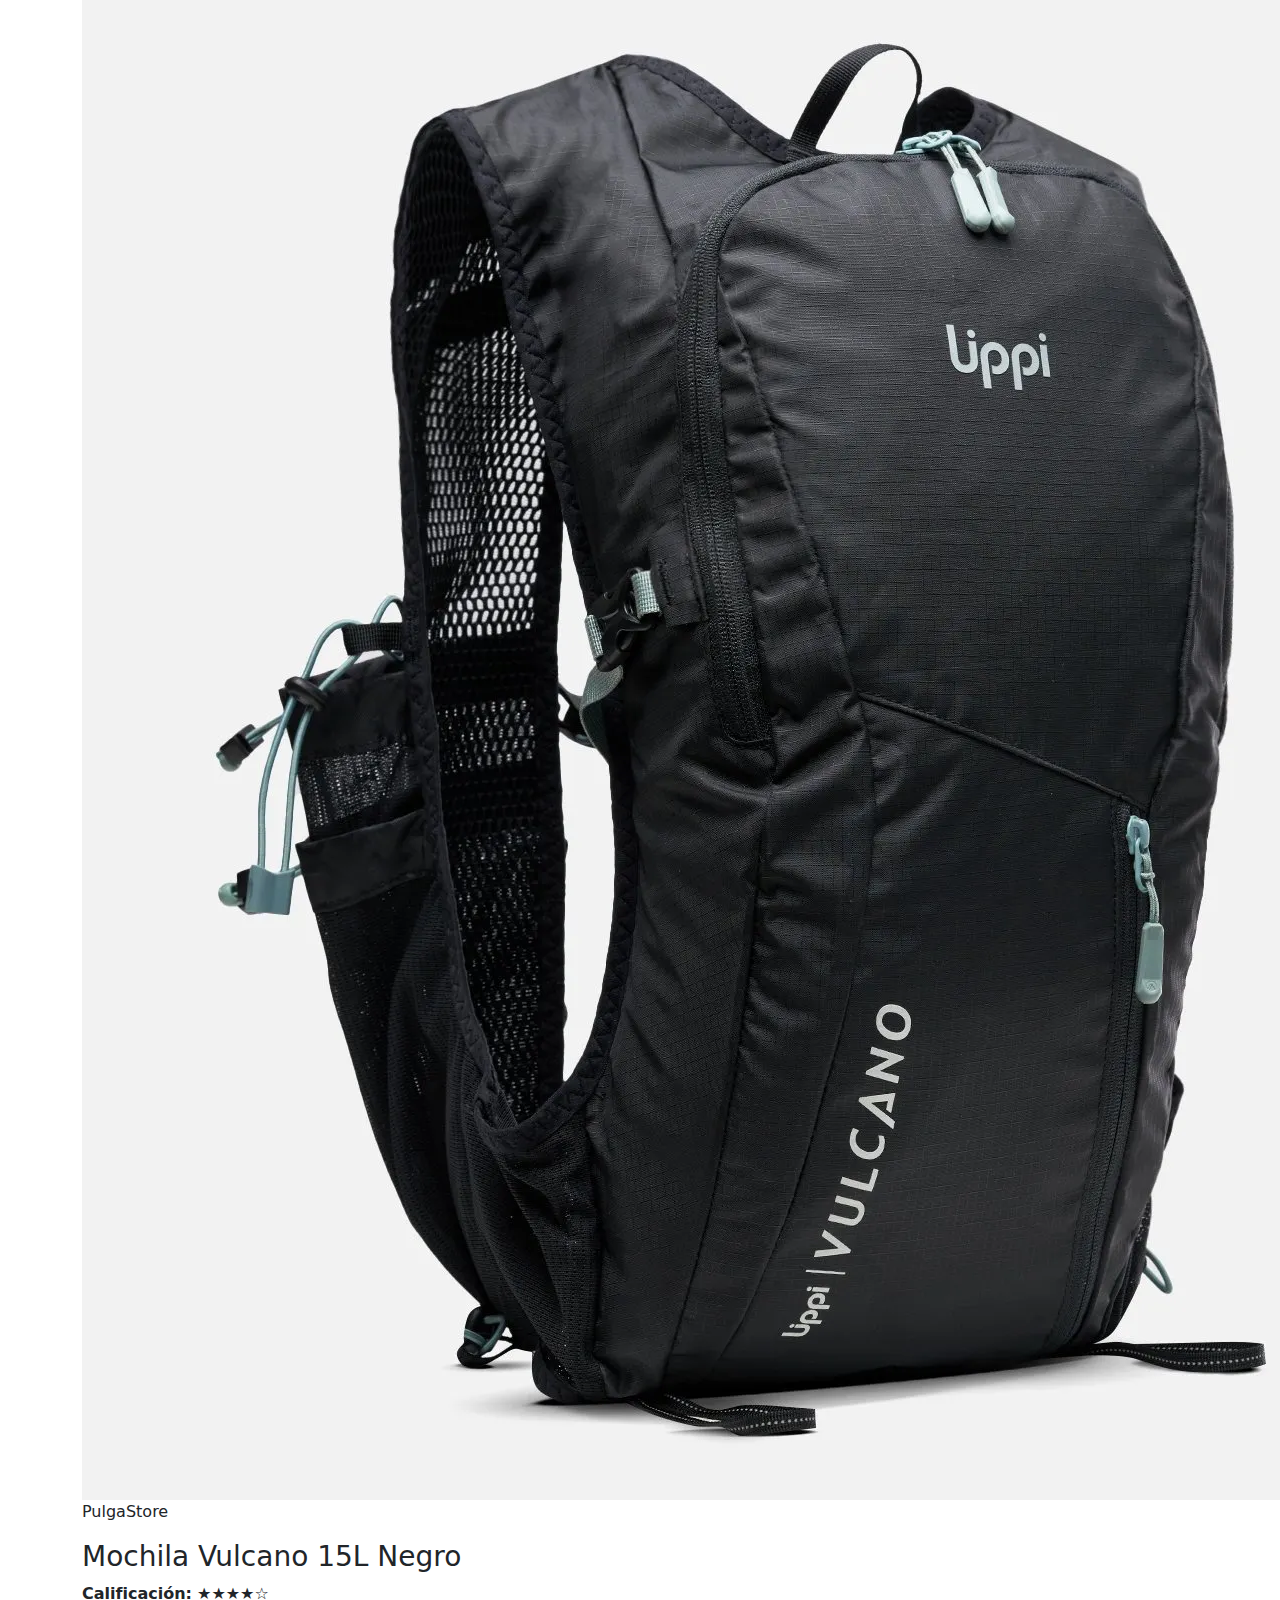
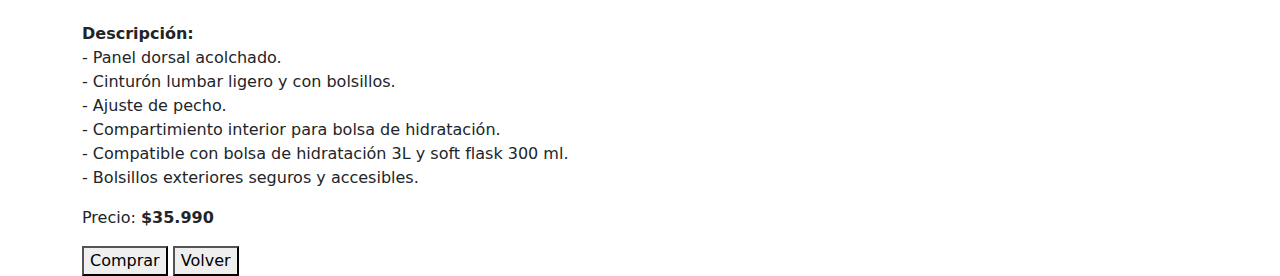
<file: carrito.html>
<!DOCTYPE html>
<html lang="es">
<head>
    <meta charset="UTF-8">
    <meta name="viewport" content="width=device-width, initial-scale=1.0">
    <title>Productos</title>
    <link href="https://cdn.jsdelivr.net/npm/bootstrap@5.3.2/dist/css/bootstrap.min.css" rel="stylesheet" />
    <link rel="stylesheet" href="assets/css/style.css" />
</head>
<body>
    <div class="container">
        <div class="row">
            <div class="containerCarrito">
            <img class="imgCarrito" src="assets/img/productos t/mochila t1.webp" alt="Mochila">
            </div>
            <div class="containerFicha">
            <p >PulgaStore</p>
            <h3 class="NombreProducto">Mochila Vulcano 15L Negro</h3>
            <p><strong>Calificación:</strong>
            <span class="estrellas">
                ★★★★☆
            </span>
            </p>
            <p class="Descripcion"><strong>Descripción:</strong> <br>- Panel dorsal acolchado.<br>- Cinturón lumbar ligero y con bolsillos.<br>- Ajuste de pecho.<br>- Compartimiento interior para bolsa de hidratación.<br>- Compatible con bolsa de hidratación 3L y soft flask 300 ml.<br>- Bolsillos exteriores seguros y accesibles.</p>
            <p>Precio: <strong class="precio">$35.990</strong></p>
            <button onclick="location.href='pago.html'">Comprar</button>
            <button onclick="location.href='MochilasTrekking.html'">Volver</button>
            </div>
        </div>
        
    </div>
    

    <script src="https://cdn.jsdelivr.net/npm/bootstrap@5.3.2/dist/js/bootstrap.bundle.min.js"></script>
</body>
</html>
</file>
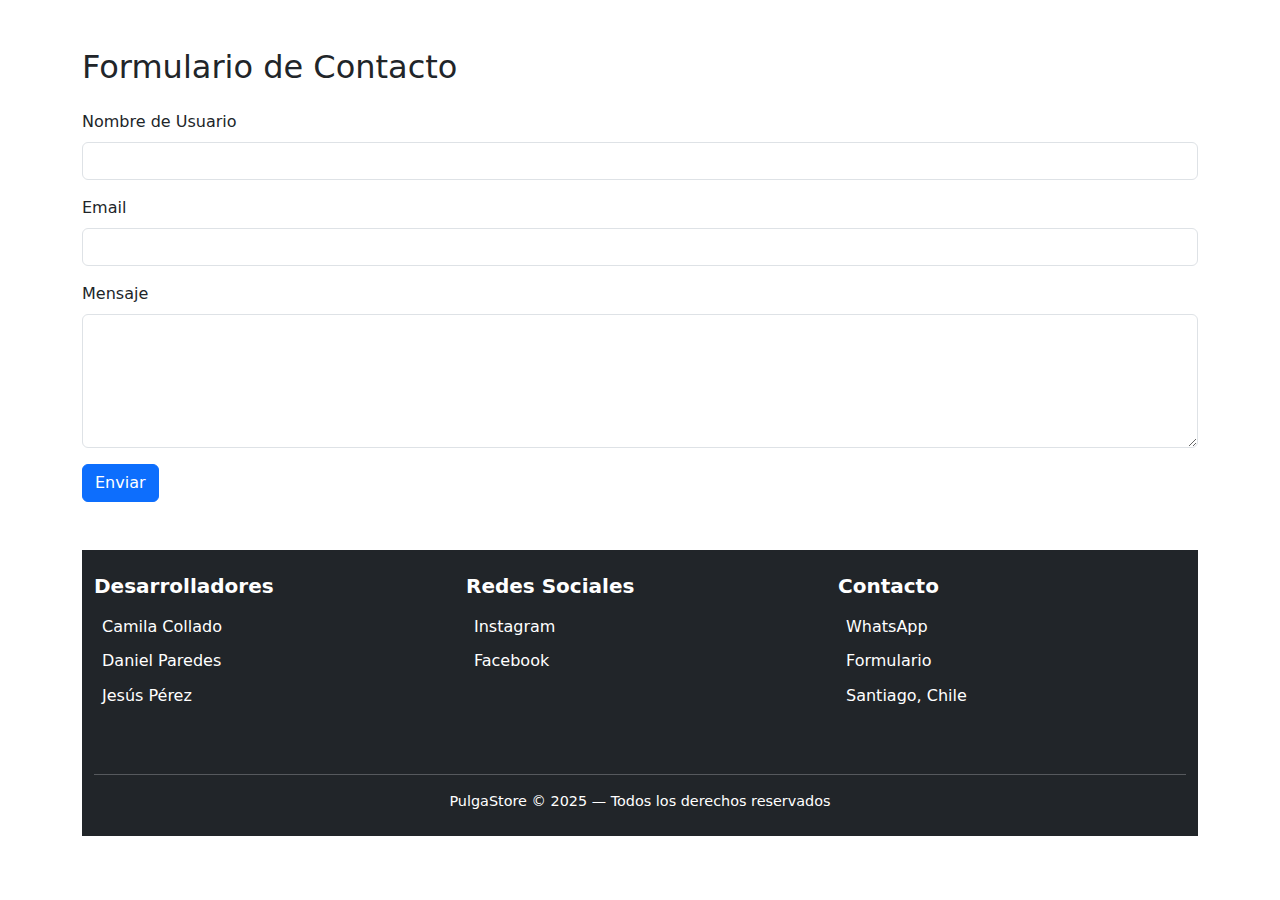
<file: contacto.html>
<!DOCTYPE html>
<html lang="es">
<head>
    <meta charset="UTF-8">
    <meta name="viewport" content="width=device-width, initial-scale=1.0">
     <title>Contacto</title>
     <link rel="stylesheet" href="assets/css/style.css"/>
</head>
<body>

<!--aqui el form-->
<!DOCTYPE html>
<html lang="es">
<head>
  <meta charset="UTF-8" />
  <meta name="viewport" content="width=device-width, initial-scale=1.0" />
  <title>Contacto</title>
  <link href="https://cdn.jsdelivr.net/npm/bootstrap@5.3.2/dist/css/bootstrap.min.css" rel="stylesheet" />
  <link rel="stylesheet" href="https://cdn.jsdelivr.net/npm/@fancyapps/ui@5/dist/fancybox/fancybox.css" />
  <link rel="stylesheet" href="assets/css/style.css" />
</head>
<body>
  <div class="container my-5">
    <h2 class="mb-4">Formulario de Contacto</h2>
    <form>
      <div class="mb-3">
        <label for="nombre" class="form-label">Nombre de Usuario</label>
        <input type="text" class="form-control" id="nombre" name="nombre" />
      </div>
      <div class="mb-3">
        <label for="email" class="form-label">Email</label>
        <input type="email" class="form-control" id="email" name="email" />
      </div>
      <div class="mb-3">
        <label for="message" class="form-label">Mensaje</label>
        <textarea class="form-control" id="message" name="message" rows="5"></textarea>
      </div>
      <button type="submit" class="btn btn-primary">Enviar</button>



    <footer class="bg-dark text-white py-4 mt-5">
    <div class="container">
      <div class="row text-center text-md-start">
        <div class="col-md-4 mb-3">
          <h5>Desarrolladores</h5>
          <ul class="list-unstyled">
            <li>
              <a href="https://github.com/undotresdoce" target="_blank" class="text-white text-decoration-none">
                <i class="bi bi-github me-2"></i>Camila Collado
              </a>
            </li>
            <li>
              <a href="https://github.com/RonroneaZorro" target="_blank" class="text-white text-decoration-none">
                <i class="bi bi-github me-2"></i>Daniel Paredes
              </a>
            </li>
            <li>
              <a href="https://github.com/Gbus-1981" target="_blank" class="text-white text-decoration-none">
                <i class="bi bi-github me-2"></i>Jesús Pérez
              </a>
            </li>
          </ul>
        </div>
        <div class="col-md-4 mb-3">
          <h5>Redes Sociales</h5>
          <ul class="list-unstyled">
            <li>
              <a href="https://instagram.com/pulgastore" target="_blank" class="text-white text-decoration-none">
                <i class="bi bi-instagram me-2"></i>Instagram
              </a>
            </li>
            <li>
              <a href="https://facebook.com/pulgastore" target="_blank" class="text-white text-decoration-none">
                <i class="bi bi-facebook me-2"></i>Facebook
              </a>
            </li>
          </ul>
        </div>
        <div class="col-md-4 mb-3">
          <h5>Contacto</h5>
          <ul class="list-unstyled">
            <li>
              <a href="https://wa.me/56912345678" target="_blank" class="text-white text-decoration-none">
                <i class="bi bi-whatsapp me-2"></i>WhatsApp
              </a>
            </li>
            <li>
              <a href="contacto.html" class="text-white text-decoration-none">
                <i class="bi bi-envelope me-2"></i>Formulario
              </a>
            </li>
            <li>
              <i class="bi bi-geo-alt me-2"></i>Santiago, Chile
            </li>
          </ul>
        </div>
      </div>
      <hr class="border-light" />
      <p class="text-center mb-0">PulgaStore © 2025 — Todos los derechos reservados</p>
    </div>
  </footer>
    
</body>
</html>
</file>
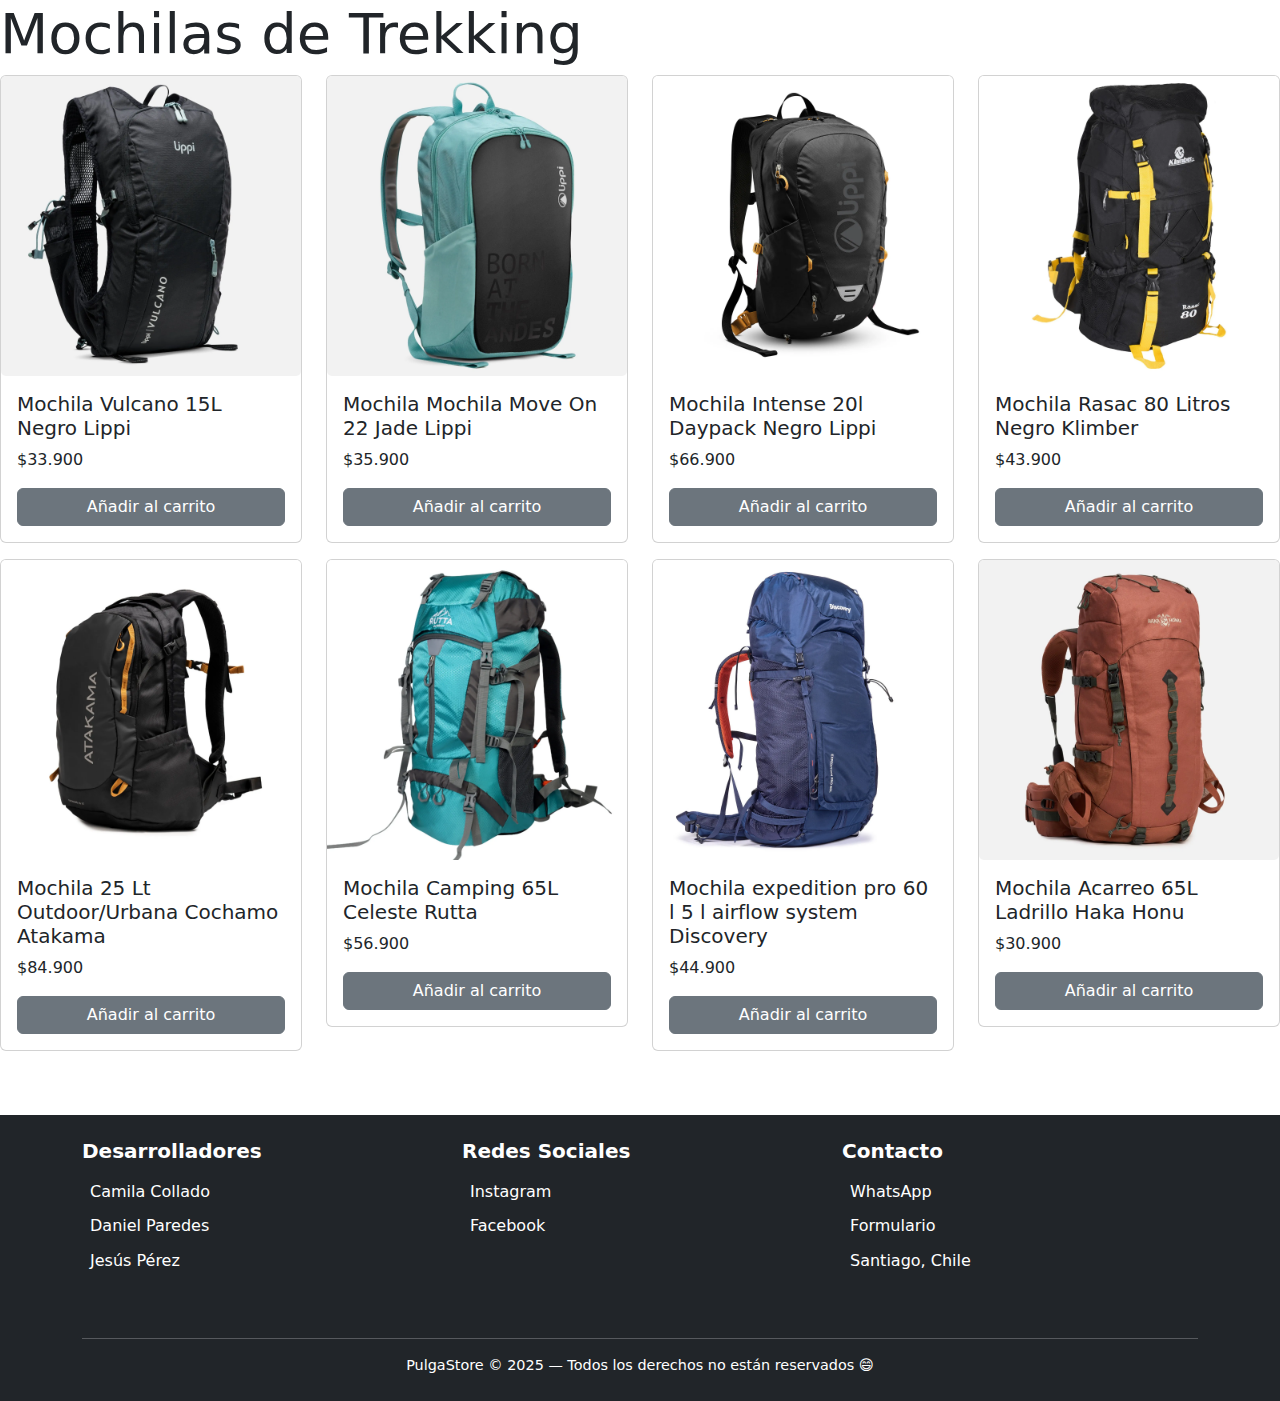
<file: MochilasTrekking.html>
<!DOCTYPE html>
<html lang="es">

<head>

  <meta charset="UTF-8">
  <meta name="viewport" content="width=device-width, initial-scale=1.0">
  <title>Treakking</title>
  <link href="https://cdn.jsdelivr.net/npm/bootstrap@5.3.2/dist/css/bootstrap.min.css" rel="stylesheet" />
  <link rel="stylesheet" href="assets/css/style.css" />
  <script src="assets/js/script.js" defer></script>
</head>

<body>

  <h1 class="display-4">Mochilas de Trekking</h1>

  <!-- Productos Mochilas de Trekking / Boostrap -->
  <section>
    <div class="row mb-5">
      <div class="col-md-3 col-sm-6 mb-3">
        <div class="card">
          <img src="assets/img/productos t/mochila t1.webp" class="card-img-top card-img" alt="Producto T1">
          <div class="card-body">
            <h5 class="card-title">Mochila Vulcano 15L Negro Lippi</h5>
            <p>$33.900</p>
            <a href="carrito.html" class="btn btn-secondary w-100" type="button">Añadir al carrito</a>
          </div>
        </div>
      </div>
      <div class="col-md-3 col-sm-6 mb-3">
        <div class="card">
          <img src="assets/img/productos t/mochila t2.webp" class="card-img-top card-img" alt="Producto T2">
          <div class="card-body" >
            <h5 class="card-title" >Mochila Mochila Move On 22 Jade Lippi</h5>
            <p>$35.900</p>
            <a href="carrito.html" class="btn btn-secondary w-100" >Añadir al carrito</a>
          </div>
        </div>
      </div>
      <div class="col-md-3 col-sm-6 mb-3">
        <div class="card">
          <img src="assets/img/productos t/mochila t3.webp" class="card-img-top card-img" alt="Producto T3">
          <div class="card-body">
            <h5 class="card-title">Mochila Intense 20l Daypack Negro Lippi</h5>
            <p>$66.900</p>
            <a href="carrito.html" class="btn btn-secondary w-100">Añadir al carrito</a>
          </div>
        </div>
      </div>
      <div class="col-md-3 col-sm-6 mb-3">
        <div class="card">
          <img src="assets/img/productos t/mochila t4.webp" class="card-img-top card-img" alt="Producto T4">
          <div class="card-body">
            <h5 class="card-title">Mochila Rasac 80 Litros Negro Klimber</h5>
            <p>$43.900</p>
            <a href="carrito.html" class="btn btn-secondary w-100">Añadir al carrito</a>
          </div>
        </div>
      </div>
      <div class="col-md-3 col-sm-6 mb-3">
        <div class="card">
          <img src="assets/img/productos t/mochila t5.webp" class="card-img-top card-img" alt="Producto T5">
          <div class="card-body">
            <h5 class="card-title">Mochila 25 Lt Outdoor/Urbana Cochamo Atakama </h5>
            <p>$84.900</p>
            <a href="carrito.html" class="btn btn-secondary w-100">Añadir al carrito</a>
          </div>
        </div>
      </div>
      <div class="col-md-3 col-sm-6 mb-3">
        <div class="card">
          <img src="assets/img/productos t/mochila t6.webp" class="card-img-top card-img" alt="Producto T6">
          <div class="card-body">
            <h5 class="card-title">Mochila Camping 65L Celeste Rutta</h5>
            <p>$56.900</p>
            <a href="carrito.html" class="btn btn-secondary w-100">Añadir al carrito</a>
          </div>
        </div>
      </div>
      <div class="col-md-3 col-sm-6 mb-3">
        <div class="card">
          <img src="assets/img/productos t/mochila t7.webp" class="card-img-top card-img" alt="Producto T7">
          <div class="card-body">
            <h5 class="card-title">Mochila expedition pro 60 l 5 l airflow system Discovery</h5>
            <p>$44.900</p>
            <a href="carrito.html" class="btn btn-secondary w-100">Añadir al carrito</a>
          </div>
        </div>
      </div>
      <div class="col-md-3 col-sm-6 mb-3">
        <div class="card">
          <img src="assets/img/productos t/mochila t8.webp" class="card-img-top card-img" alt="Producto T8">
          <div class="card-body">
            <h5 class="card-title">Mochila Acarreo 65L Ladrillo Haka Honu</h5>
            <p>$30.900</p>
            <a href="carrito.html" class="btn btn-secondary w-100">Añadir al carrito</a>
          </div>
        </div>
      </div>
    </div>
  </section>
</body>

<footer class="bg-dark text-white py-4 mt-5">
    <div class="container">
      <div class="row text-center text-md-start">
        <div class="col-md-4 mb-3">
          <h5>Desarrolladores</h5>
          <ul class="list-unstyled">
            <li>
              <a href="https://github.com/undotresdoce" target="_blank" class="text-white text-decoration-none">
                <i class="bi bi-github me-2"></i>Camila Collado
              </a>
            </li>
            <li>
              <a href="https://github.com/RonroneaZorro" target="_blank" class="text-white text-decoration-none">
                <i class="bi bi-github me-2"></i>Daniel Paredes
              </a>
            </li>
            <li>
              <a href="https://github.com/Gbus-1981" target="_blank" class="text-white text-decoration-none">
                <i class="bi bi-github me-2"></i>Jesús Pérez
              </a>
            </li>
          </ul>
        </div>
        <div class="col-md-4 mb-3">
          <h5>Redes Sociales</h5>
          <ul class="list-unstyled">
            <li>
              <a href="https://instagram.com/pulgastore" target="_blank" class="text-white text-decoration-none">
                <i class="bi bi-instagram me-2"></i>Instagram
              </a>
            </li>
            <li>
              <a href="https://facebook.com/pulgastore" target="_blank" class="text-white text-decoration-none">
                <i class="bi bi-facebook me-2"></i>Facebook
              </a>
            </li>
          </ul>
        </div>
        <div class="col-md-4 mb-3">
          <h5>Contacto</h5>
          <ul class="list-unstyled">
            <li>
              <a href="https://wa.me/56912345678" target="_blank" class="text-white text-decoration-none">
                <i class="bi bi-whatsapp me-2"></i>WhatsApp
              </a>
            </li>
            <li>
              <a href="contacto.html" class="text-white text-decoration-none">
                <i class="bi bi-envelope me-2"></i>Formulario
              </a>
            </li>
            <li>
              <i class="bi bi-geo-alt me-2"></i>Santiago, Chile
            </li>
          </ul>
        </div>
      </div>
      <hr class="border-light" />
      <p class="text-center mb-0">PulgaStore © 2025 — Todos los derechos no están reservados 😄</p>
    </div>
  </footer>
  
<script src="https://cdn.jsdelivr.net/npm/bootstrap@5.3.2/dist/js/bootstrap.bundle.min.js"></script>
<script src="assets/js/script.js"></script>

</html>
</file>
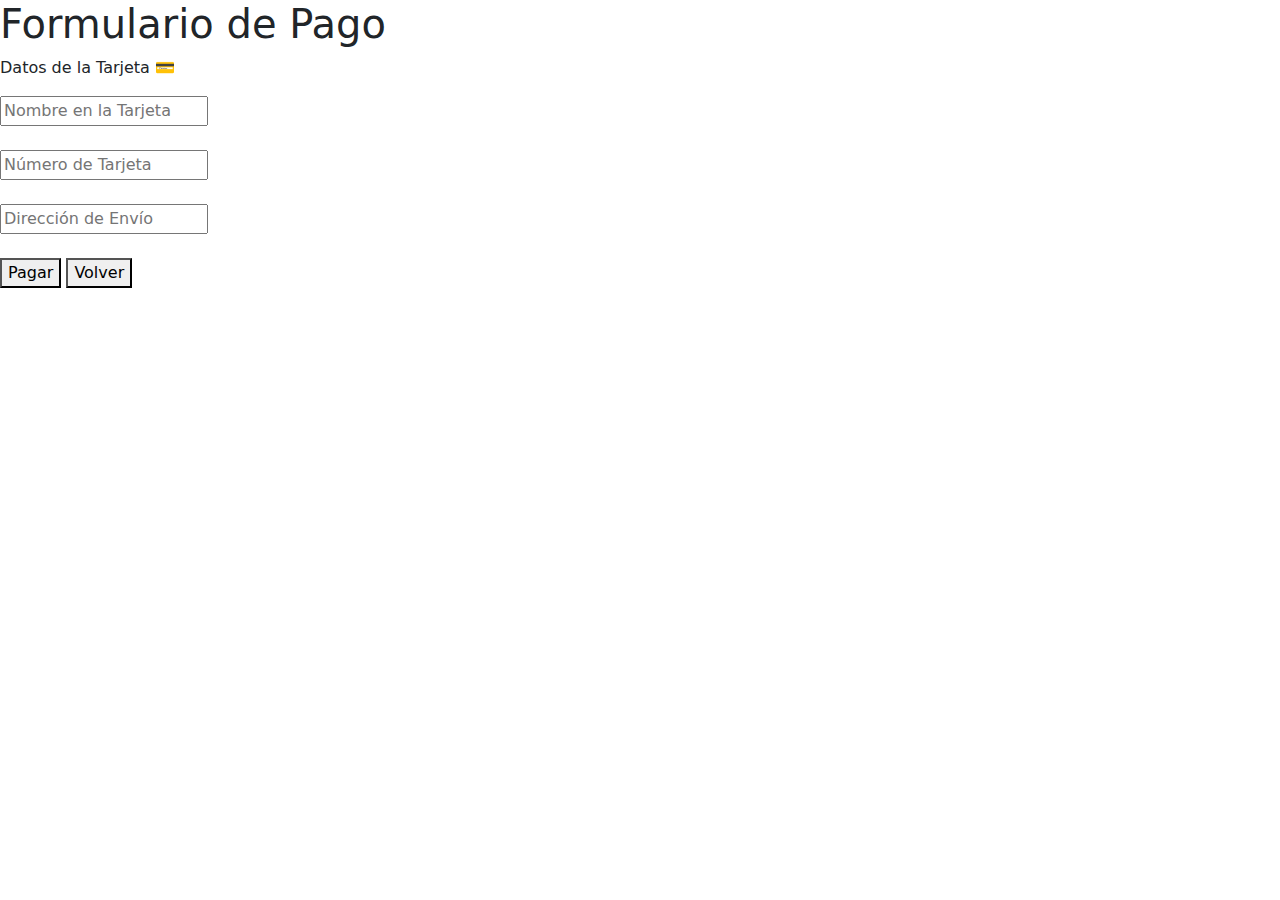
<file: pago.html>
<!DOCTYPE html>
<html lang="es">
<head>
    <meta charset="UTF-8">
    <meta name="viewport" content="width=device-width, initial-scale=1.0">
    <title>Pago</title>
    <link href="https://cdn.jsdelivr.net/npm/bootstrap@5.3.2/dist/css/bootstrap.min.css" rel="stylesheet" />
    <link rel="stylesheet" href="assets/css/style.css" />
    <script defer src="assets/js/script.js"></script>
</head>
<body>
    <div class="FormulariodePago">
    <h1>Formulario de Pago</h1>
    <form id="formPago">
        <p>Datos de la Tarjeta 💳</p>
        <input type="text" placeholder="Nombre en la Tarjeta" required><br><br>
        <input type="text" placeholder="Número de Tarjeta" required><br><br>
        <input type="text" placeholder="Dirección de Envío" required><br><br>
        <button type="submit">Pagar</button>
        <button type="button" onclick="location.href='carrito.html'">Volver</button>
    </form>
    <div id="mensaje" style="display:none;">
        <h2>✅ Compra Aprobada</h2>
        <button onclick="location.href='seguimiento.html'">Seguimiento de Envío</button>
    </div>
    </div>

    <script src="https://cdn.jsdelivr.net/npm/bootstrap@5.3.2/dist/js/bootstrap.bundle.min.js"></script>
</body>
</html>
</file>
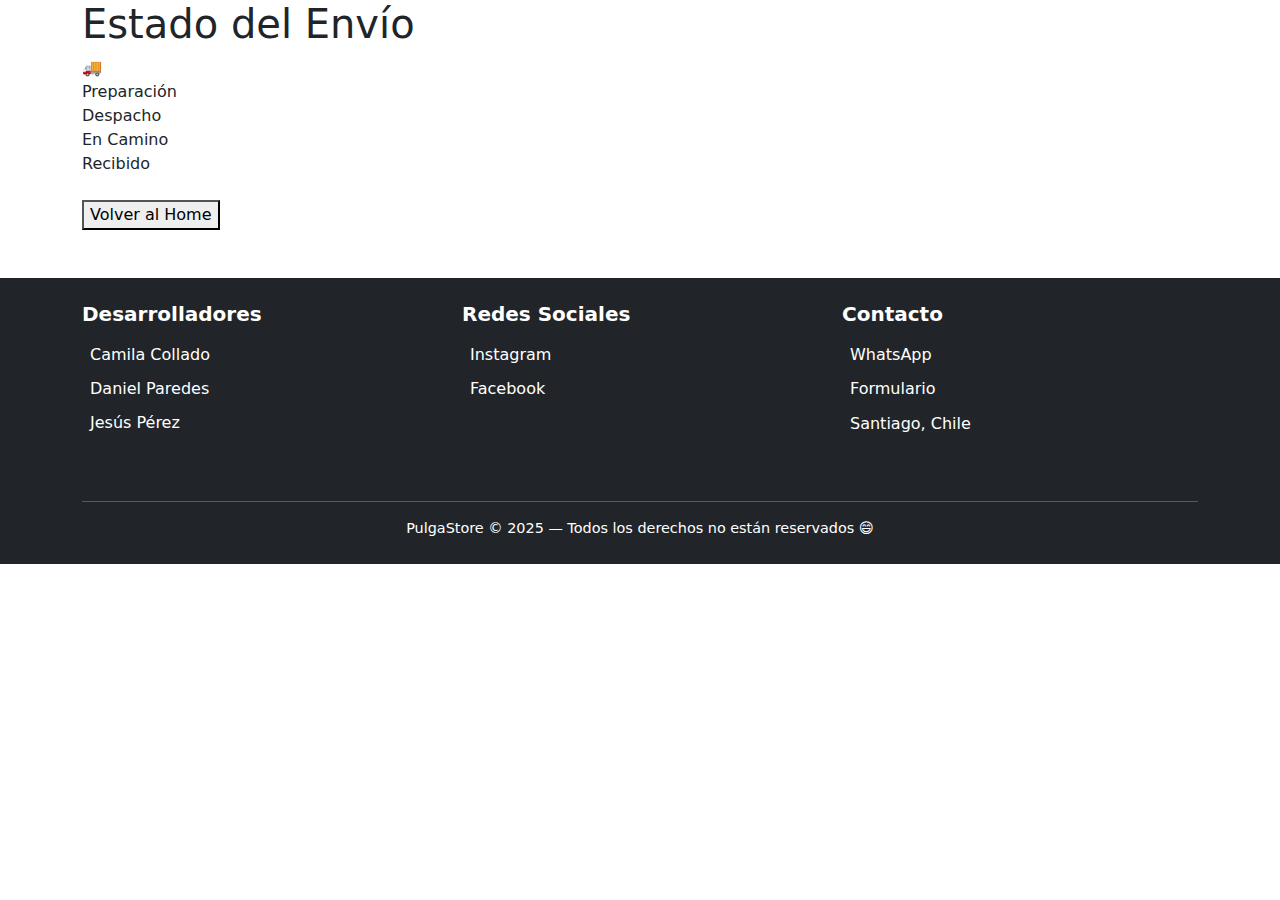
<file: seguimiento.html>
<!DOCTYPE html>
<html lang="es">
<head>
    <meta charset="UTF-8">
    <meta name="viewport" content="width=device-width, initial-scale=1.0">
    <title>Seguimiento</title>
    <link href="https://cdn.jsdelivr.net/npm/bootstrap@5.3.2/dist/css/bootstrap.min.css" rel="stylesheet" />
    <link rel="stylesheet" href="assets/css/style.css" />
</head>
<body>
    <div class="container">
    <h1>Estado del Envío</h1>
    <div class="truck">🚚</div>
    <div class="timeline">
        <div class="step active">Preparación</div>
        <div class="step active">Despacho</div>
        <div class="step">En Camino</div>
        <div class="step">Recibido</div>
    </div>
    <br>
    <button onclick="location.href='index.html'">Volver al Home</button>
    </div>

    <footer class="bg-dark text-white py-4 mt-5">
    <div class="container">
        <div class="row text-center text-md-start">
            <div class="col-md-4 mb-3">
            <h5>Desarrolladores</h5>
            <ul class="list-unstyled">
                <li>
                <a href="https://github.com/undotresdoce" target="_blank" class="text-white text-decoration-none">
                    <i class="bi bi-github me-2"></i>Camila Collado
                </a>
                </li>
                <li>
                <a href="https://github.com/RonroneaZorro" target="_blank" class="text-white text-decoration-none">
                    <i class="bi bi-github me-2"></i>Daniel Paredes
                </a>
                </li>
                <li>
                <a href="https://github.com/Gbus-1981" target="_blank" class="text-white text-decoration-none">
                    <i class="bi bi-github me-2"></i>Jesús Pérez
                </a>
                </li>
            </ul>
            </div>
            <div class="col-md-4 mb-3">
            <h5>Redes Sociales</h5>
            <ul class="list-unstyled">
                <li>
                <a href="https://instagram.com/pulgastore" target="_blank" class="text-white text-decoration-none">
                    <i class="bi bi-instagram me-2"></i>Instagram
                </a>
                </li>
                <li>
                <a href="https://facebook.com/pulgastore" target="_blank" class="text-white text-decoration-none">
                    <i class="bi bi-facebook me-2"></i>Facebook
                </a>
                </li>
            </ul>
            </div>
            <div class="col-md-4 mb-3">
            <h5>Contacto</h5>
            <ul class="list-unstyled">
                <li>
                <a href="https://wa.me/56912345678" target="_blank" class="text-white text-decoration-none">
                    <i class="bi bi-whatsapp me-2"></i>WhatsApp
                </a>
                </li>
                <li>
                <a href="contacto.html" class="text-white text-decoration-none">
                    <i class="bi bi-envelope me-2"></i>Formulario
                </a>
                </li>
                <li>
                <i class="bi bi-geo-alt me-2"></i>Santiago, Chile
                </li>
            </ul>
            </div>
        </div>
        <hr class="border-light" />
        <p class="text-center mb-0">PulgaStore © 2025 — Todos los derechos no están reservados 😄</p>
        </div>
    </footer>
<script src="https://cdn.jsdelivr.net/npm/bootstrap@5.3.2/dist/js/bootstrap.bundle.min.js"></script>
<script src="assets/js/script.js"></script>
</body>
</html>
</file>
<file: assets/css/style.css>
/* Hover para navbar */
.navbar-brand:hover,
.nav-link:hover {
  color: #fd0dd1; /* color temporal */
  text-decoration: underline;
}

/*  Transiciones  */
.navbar-brand,
.nav-link {
  transition: color 0.3s ease, text-decoration 0.3s ease;
}

/*  Página activa */
.nav-link.active {
  color: #fd0dd1; /* color temporal */
  font-weight: bold;
  text-decoration: underline;
}

/*  Accesibilidad */
.nav-link:focus {
  outline: 2px dashed #fd0dd1; /* color temporal */
  outline-offset: 4px;
}

/*  Icono del carrito */
.nav-link i.bi-cart3 {
  font-size: 1.2rem;
  transition: transform 0.2s ease;
}

.nav-link:hover i.bi-cart3 {
  transform: scale(1.2);
}

/*footer */
/* Footer general */
footer {
  background-color: #212529;
  color: #ffffff;
  padding-top: 2rem;
  padding-bottom: 2rem;
  margin-top: 4rem;
}

/* Títulos de columnas */
footer h5 {
  font-weight: bold;
  margin-bottom: 1rem;
}

/* Espaciado entre elementos de lista */
footer ul li {
  margin-bottom: 0.5rem;
}

/* Enlaces del footer */
footer a {
  color: #ffffff;
  text-decoration: none;
  transition: color 0.3s ease, text-decoration 0.3s ease;
}

/* Hover en enlaces */
footer a:hover {
  color: #fd0dd1;
  text-decoration: underline;
}

/* Hover en íconos */
footer a:hover i {
  color: #fd0dd1;
}

/* Íconos del footer */
footer i {
  font-size: 1.1rem;
  vertical-align: middle;
}

/* Línea divisoria */
footer hr {
  border-top: 1px solid rgba(255, 255, 255, 0.2);
  margin-top: 2rem;
  margin-bottom: 1rem;
}

/* Texto final */
footer p {
  margin-bottom: 0;
  font-size: 0.9rem;
}

/* Responsividad */
@media (max-width: 768px) {
  footer .row {
    text-align: center;
  }

  footer .col-md-4 {
    margin-bottom: 1.5rem;
  }
}
</file>
